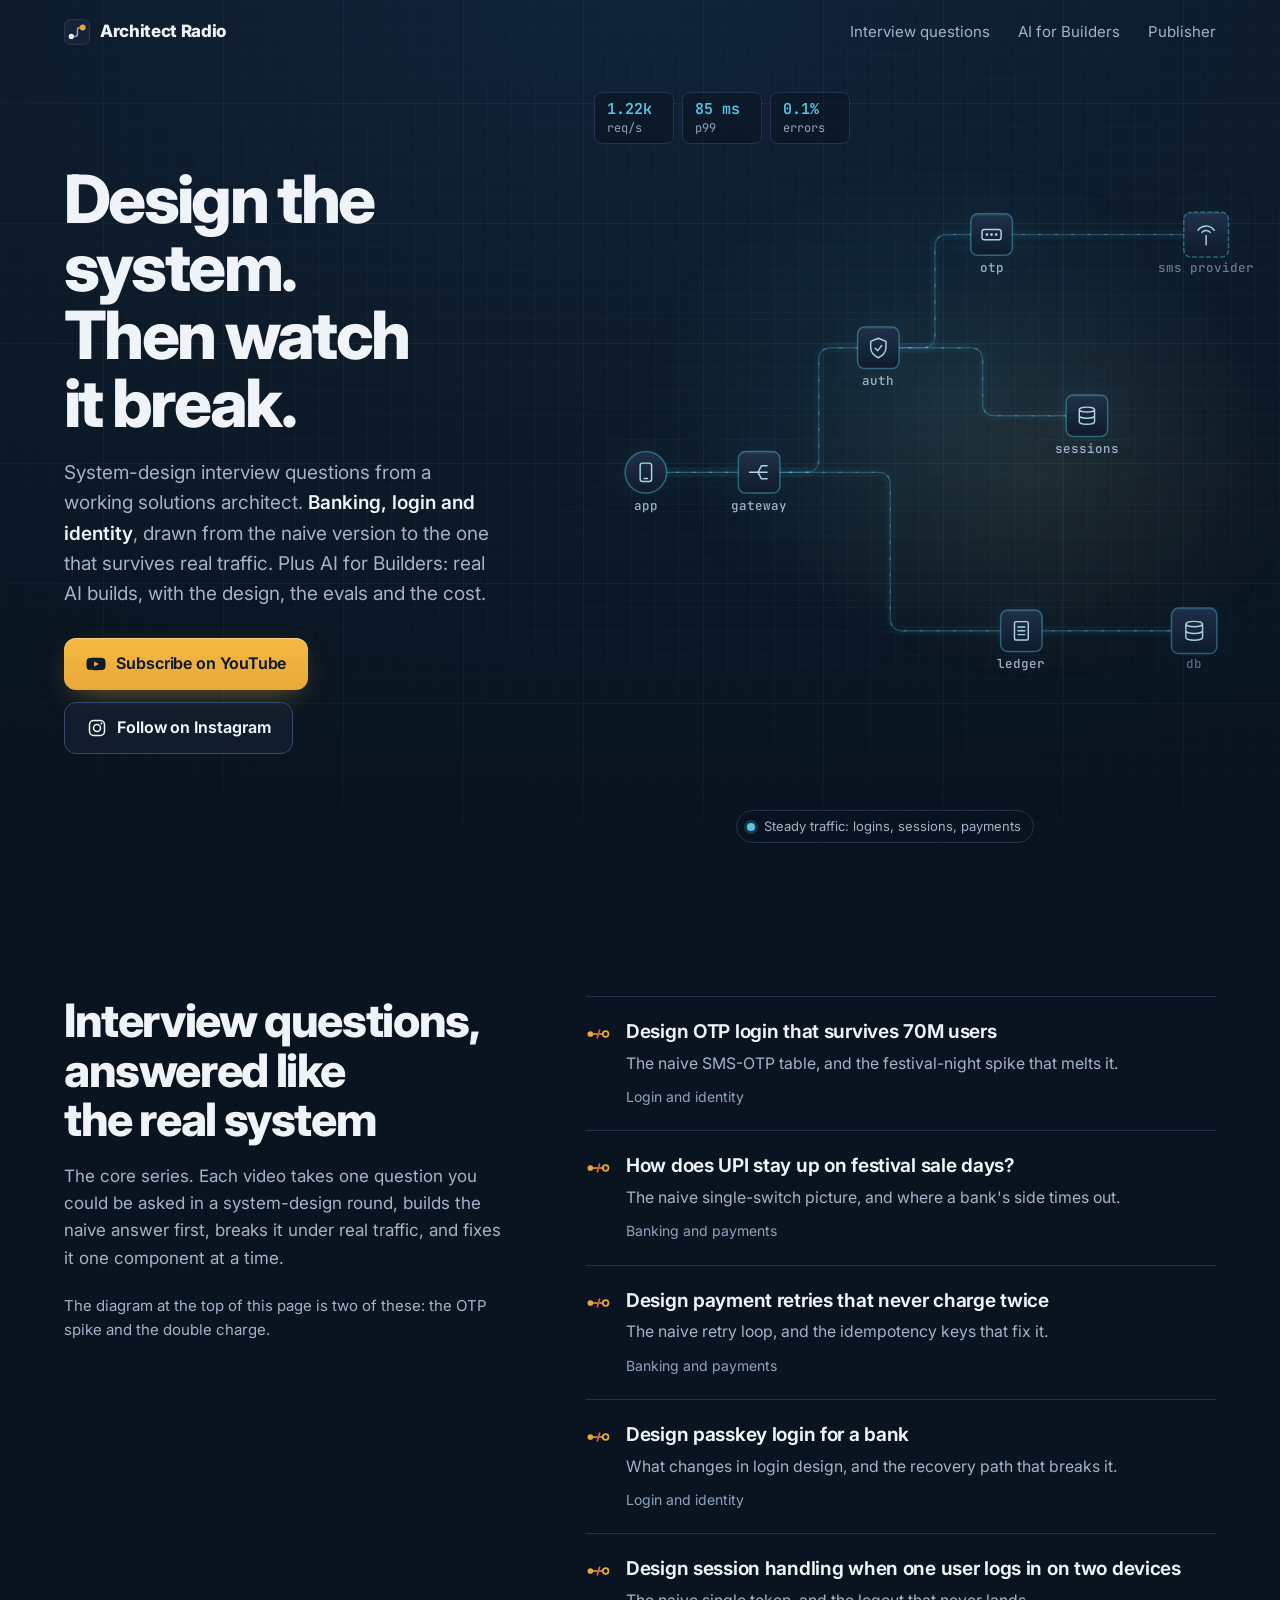
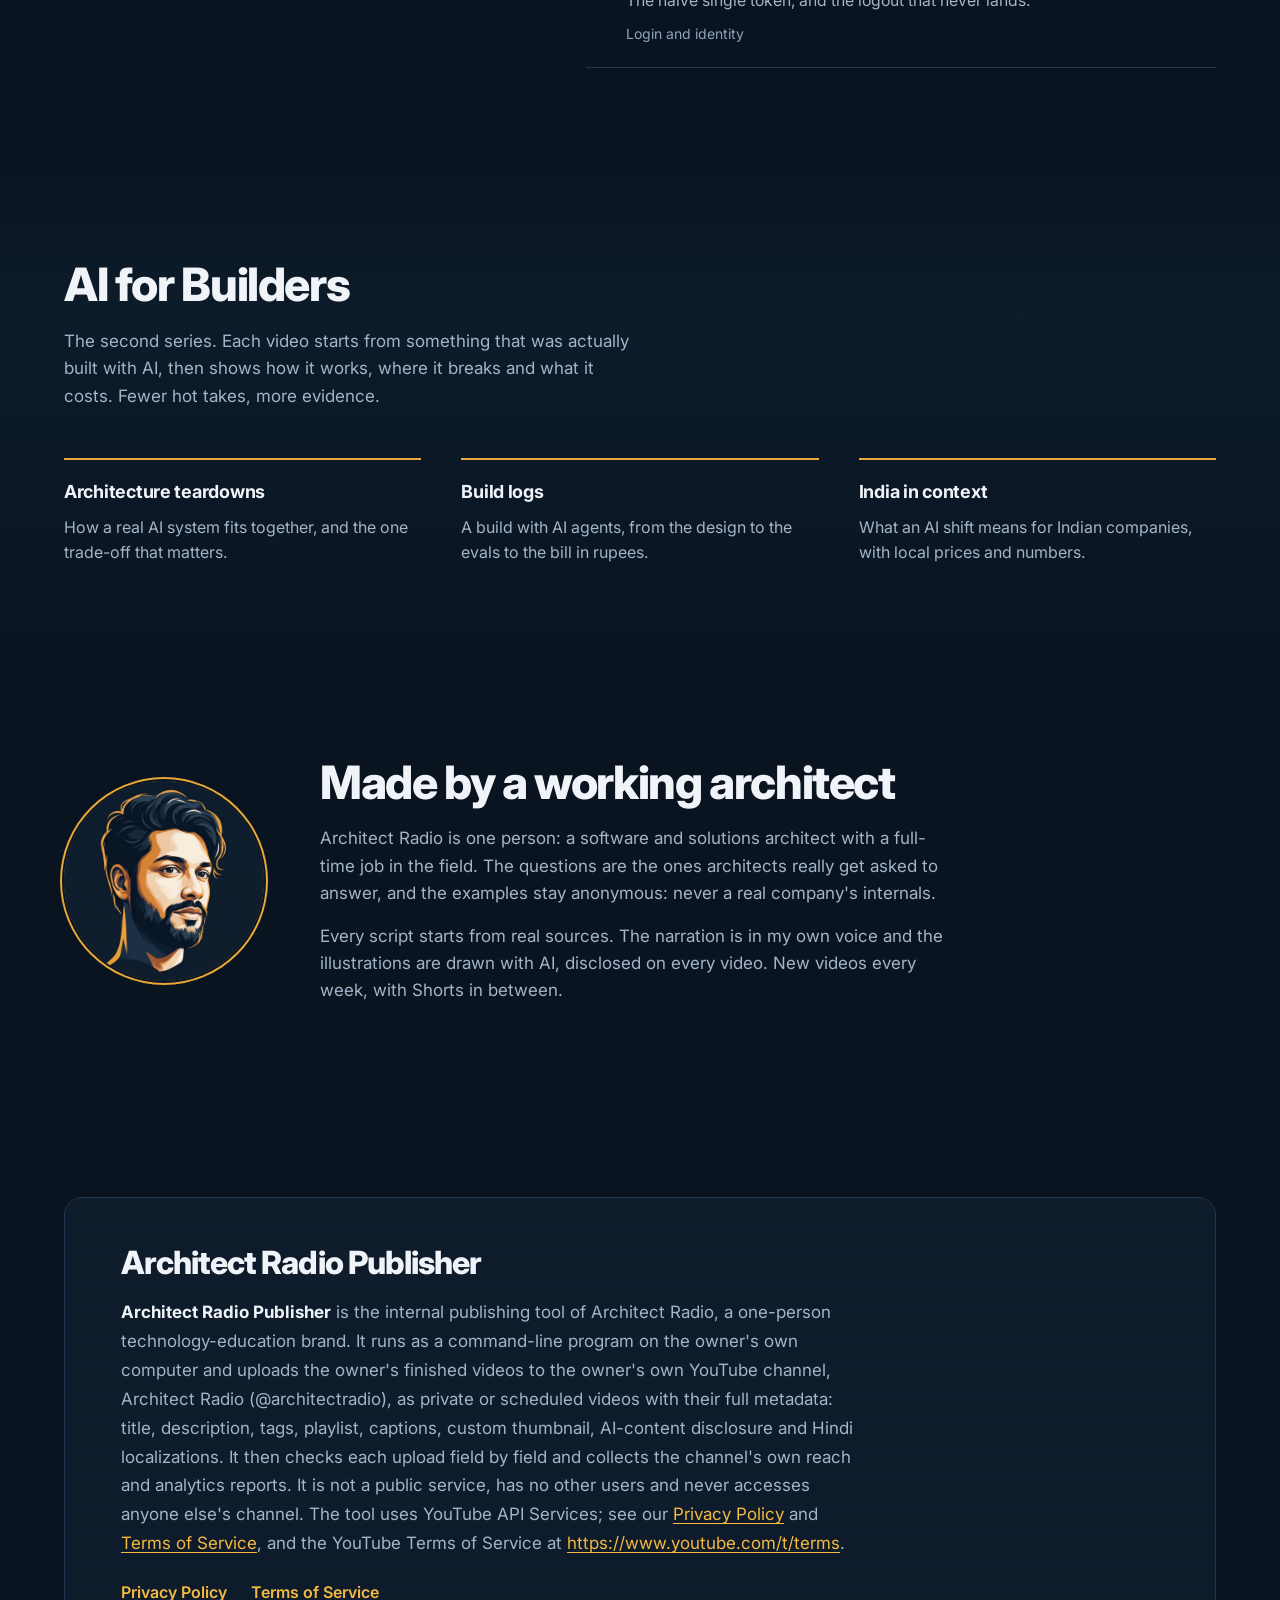
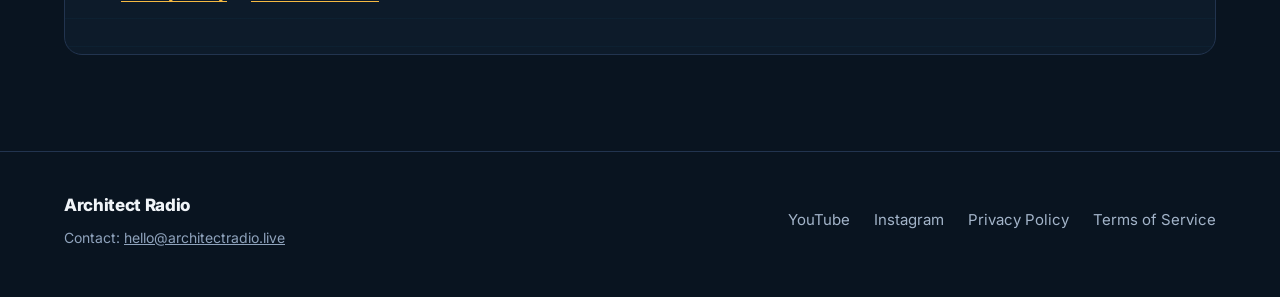
<file: index.html>
<!doctype html>
<html lang="en">
<head>
<meta charset="utf-8">
<meta name="viewport" content="width=device-width, initial-scale=1, viewport-fit=cover">
<title>Architect Radio: system design you can watch break</title>
<meta name="description" content="System-design interview questions from a working solutions architect: banking, login and identity systems, drawn from the naive version to the one that survives real traffic. Plus AI for Builders.">
<link rel="canonical" href="https://architectradio.live/">
<meta name="theme-color" content="#0d1b2a">
<meta property="og:type" content="website">
<meta property="og:site_name" content="Architect Radio">
<meta property="og:url" content="https://architectradio.live/">
<meta property="og:title" content="Architect Radio: system design you can watch break">
<meta property="og:description" content="System-design interview questions from a working solutions architect: banking, login and identity, from the naive version to the one that survives real traffic.">
<meta property="og:image" content="https://architectradio.live/og.png">
<meta property="og:image:width" content="1200">
<meta property="og:image:height" content="630">
<meta property="og:image:alt" content="Architect Radio: a service graph for an OTP login and payment flow on a navy blueprint grid">
<meta name="twitter:card" content="summary_large_image">
<meta name="twitter:title" content="Architect Radio: system design you can watch break">
<meta name="twitter:description" content="System-design interview questions from a working solutions architect: banking, login and identity.">
<meta name="twitter:image" content="https://architectradio.live/og.png">
<link rel="icon" href="/favicon.svg" type="image/svg+xml">
<link rel="icon" href="/favicon-32.png" sizes="32x32" type="image/png">
<link rel="apple-touch-icon" href="/apple-touch-icon.png">
<link rel="preconnect" href="https://fonts.googleapis.com">
<link rel="preconnect" href="https://fonts.gstatic.com" crossorigin>
<link rel="stylesheet" href="https://fonts.googleapis.com/css2?family=Inter:wght@400;500;600;650;700;800&family=JetBrains+Mono:wght@500&display=swap">
<link rel="stylesheet" href="/assets/site.css">
<script>document.documentElement.classList.add('js')</script>
<script src="/assets/hero.js" defer></script>
</head>
<body>
<a class="skip" href="#main">Skip to content</a>

<svg width="0" height="0" style="position:absolute" aria-hidden="true" focusable="false">
  <symbol id="g-break" viewBox="0 0 22 22">
    <circle cx="4" cy="11" r="2.6" fill="currentColor"/>
    <circle cx="18" cy="11" r="2.6" fill="none" stroke="currentColor" stroke-width="1.6"/>
    <path d="M7 11h3.2M12.6 11h2.6" stroke="currentColor" stroke-width="1.6" stroke-linecap="round"/>
    <path d="M10.4 14.5l2-7" stroke="#e5564c" stroke-width="1.6" stroke-linecap="round"/>
  </symbol>
</svg>

<header class="site-header">
  <a class="wordmark" href="/" aria-label="Architect Radio home">
    <svg viewBox="0 0 32 32" aria-hidden="true"><rect x=".75" y=".75" width="30.5" height="30.5" rx="7.25" fill="#162235" stroke="#22344f" stroke-width="1.5"/><path d="M9 21.5h4.5a3 3 0 0 0 3-3v-5a3 3 0 0 1 3-3H23" fill="none" stroke="#8fa3bc" stroke-width="1.8" stroke-linecap="round"/><circle cx="9" cy="21.5" r="3.2" fill="#f0f4f8"/><circle cx="23" cy="10.5" r="3.6" fill="#e8a838"/></svg>
    Architect Radio
  </a>
  <nav class="site-nav" aria-label="Sections">
    <a href="#questions">Interview questions</a>
    <a href="#ai-for-builders">AI for Builders</a>
    <a href="#publisher">Publisher</a>
  </nav>
</header>

<main id="main">
  <section class="hero" aria-labelledby="hero-title">
    <span class="hero-glow" aria-hidden="true"></span>
    <div class="hero-stage" data-hero-stage>
      <canvas data-hero-canvas aria-hidden="true"></canvas>
      <ul class="hero-metrics" aria-hidden="true">
        <li data-metric="rps"><b>1.24k</b>req/s</li>
        <li data-metric="p99"><b>84 ms</b>p99</li>
        <li data-metric="err"><b>0.1%</b>errors</li>
      </ul>
      <p class="hero-status" data-hero-status data-kind="ok" aria-hidden="true">Steady traffic: logins, sessions, payments</p>
      <p class="sr-only">Animated diagram: an OTP login and payment system. Requests flow from the app through a gateway to auth, OTP, sessions and the ledger. A traffic spike breaks the SMS provider until a queue is added, and a retry storm double-charges a payment until an idempotency key is added.</p>
    </div>
    <div class="hero-copy">
      <h1 id="hero-title"><span class="line">Design the system.</span> <span class="line">Then watch it break.</span></h1>
      <p class="hero-lede">System-design interview questions from a working solutions architect. <strong>Banking, login and identity</strong>, drawn from the naive version to the one that survives real traffic. Plus AI for Builders: real AI builds, with the design, the evals and the cost.</p>
      <div class="cta-row">
        <a class="btn btn-primary" href="https://www.youtube.com/@architectradio" rel="noopener">
          <svg viewBox="0 0 24 24" aria-hidden="true"><path fill="currentColor" d="M23 7.2a3 3 0 0 0-2.1-2.1C19 4.6 12 4.6 12 4.6s-7 0-8.9.5A3 3 0 0 0 1 7.2 31 31 0 0 0 .5 12a31 31 0 0 0 .5 4.8 3 3 0 0 0 2.1 2.1c1.9.5 8.9.5 8.9.5s7 0 8.9-.5a3 3 0 0 0 2.1-2.1 31 31 0 0 0 .5-4.8 31 31 0 0 0-.5-4.8zM9.7 15.1V8.9l5.8 3.1-5.8 3.1z"/></svg>
          Subscribe on YouTube
        </a>
        <a class="btn btn-secondary" href="https://www.instagram.com/architectradio" rel="noopener">
          <svg viewBox="0 0 24 24" aria-hidden="true"><rect x="3" y="3" width="18" height="18" rx="5" fill="none" stroke="currentColor" stroke-width="1.8"/><circle cx="12" cy="12" r="4.2" fill="none" stroke="currentColor" stroke-width="1.8"/><circle cx="17.3" cy="6.7" r="1.2" fill="currentColor"/></svg>
          Follow on Instagram
        </a>
      </div>
    </div>
  </section>

  <section class="section" id="questions" aria-labelledby="questions-title">
    <div class="wrap split">
      <div>
        <h2 id="questions-title">Interview questions, answered like the real system</h2>
        <p class="section-intro">The core series. Each video takes one question you could be asked in a system-design round, builds the naive answer first, breaks it under real traffic, and fixes it one component at a time.</p>
        <p class="note">The diagram at the top of this page is two of these: the OTP spike and the double charge.</p>
      </div>
      <ul class="questions">
        <li>
          <svg class="glyph" aria-hidden="true"><use href="#g-break"/></svg>
          <div><h3>Design OTP login that survives 70M users</h3><p>The naive SMS-OTP table, and the festival-night spike that melts it.</p><p class="domain">Login and identity</p></div>
        </li>
        <li>
          <svg class="glyph" aria-hidden="true"><use href="#g-break"/></svg>
          <div><h3>How does UPI stay up on festival sale days?</h3><p>The naive single-switch picture, and where a bank's side times out.</p><p class="domain">Banking and payments</p></div>
        </li>
        <li>
          <svg class="glyph" aria-hidden="true"><use href="#g-break"/></svg>
          <div><h3>Design payment retries that never charge twice</h3><p>The naive retry loop, and the idempotency keys that fix it.</p><p class="domain">Banking and payments</p></div>
        </li>
        <li>
          <svg class="glyph" aria-hidden="true"><use href="#g-break"/></svg>
          <div><h3>Design passkey login for a bank</h3><p>What changes in login design, and the recovery path that breaks it.</p><p class="domain">Login and identity</p></div>
        </li>
        <li>
          <svg class="glyph" aria-hidden="true"><use href="#g-break"/></svg>
          <div><h3>Design session handling when one user logs in on two devices</h3><p>The naive single token, and the logout that never lands.</p><p class="domain">Login and identity</p></div>
        </li>
      </ul>
    </div>
  </section>

  <section class="section pillar" id="ai-for-builders" aria-labelledby="ai-title">
    <div class="wrap">
      <h2 id="ai-title">AI for Builders</h2>
      <p class="section-intro">The second series. Each video starts from something that was actually built with AI, then shows how it works, where it breaks and what it costs. Fewer hot takes, more evidence.</p>
      <dl class="formats">
        <div><dt>Architecture teardowns</dt><dd>How a real AI system fits together, and the one trade-off that matters.</dd></div>
        <div><dt>Build logs</dt><dd>A build with AI agents, from the design to the evals to the bill in rupees.</dd></div>
        <div><dt>India in context</dt><dd>What an AI shift means for Indian companies, with local prices and numbers.</dd></div>
      </dl>
    </div>
  </section>

  <section class="section" aria-labelledby="maker-title">
    <div class="wrap maker">
      <img src="/assets/avatar.webp" width="200" height="200" alt="Illustrated portrait of the Architect Radio host: a bearded man drawn in navy and amber" loading="lazy" decoding="async">
      <div>
        <h2 id="maker-title">Made by a working architect</h2>
        <p>Architect Radio is one person: a software and solutions architect with a full-time job in the field. The questions are the ones architects really get asked to answer, and the examples stay anonymous: never a real company's internals.</p>
        <p>Every script starts from real sources. The narration is in my own voice and the illustrations are drawn with AI, disclosed on every video. New videos every week, with Shorts in between.</p>
      </div>
    </div>
  </section>

  <section class="section" id="publisher" aria-labelledby="publisher-title">
    <div class="wrap">
      <div class="publisher">
        <h2 id="publisher-title">Architect Radio Publisher</h2>
        <p><strong>Architect Radio Publisher</strong> is the internal publishing tool of Architect Radio, a one-person technology-education brand. It runs as a command-line program on the owner's own computer and uploads the owner's finished videos to the owner's own YouTube channel, Architect Radio (@architectradio), as private or scheduled videos with their full metadata: title, description, tags, playlist, captions, custom thumbnail, AI-content disclosure and Hindi localizations. It then checks each upload field by field and collects the channel's own reach and analytics reports. It is not a public service, has no other users and never accesses anyone else's channel. The tool uses YouTube API Services; see our <a href="/privacy/">Privacy Policy</a> and <a href="/terms/">Terms of Service</a>, and the YouTube Terms of Service at <a href="https://www.youtube.com/t/terms" rel="noopener">https://www.youtube.com/t/terms</a>.</p>
        <div class="links">
          <a href="/privacy/">Privacy Policy</a>
          <a href="/terms/">Terms of Service</a>
        </div>
      </div>
    </div>
  </section>
</main>

<footer class="site-footer">
  <div class="wrap">
    <div>
      <a class="wordmark" href="/">Architect Radio</a>
      <small>Contact: <a href="mailto:hello@architectradio.live">hello@architectradio.live</a></small>
    </div>
    <nav aria-label="Footer">
      <ul class="footer-links">
        <li><a href="https://www.youtube.com/@architectradio" rel="noopener">YouTube</a></li>
        <li><a href="https://www.instagram.com/architectradio" rel="noopener">Instagram</a></li>
        <li><a href="/privacy/">Privacy Policy</a></li>
        <li><a href="/terms/">Terms of Service</a></li>
      </ul>
    </nav>
  </div>
</footer>
</body>
</html>
</file>
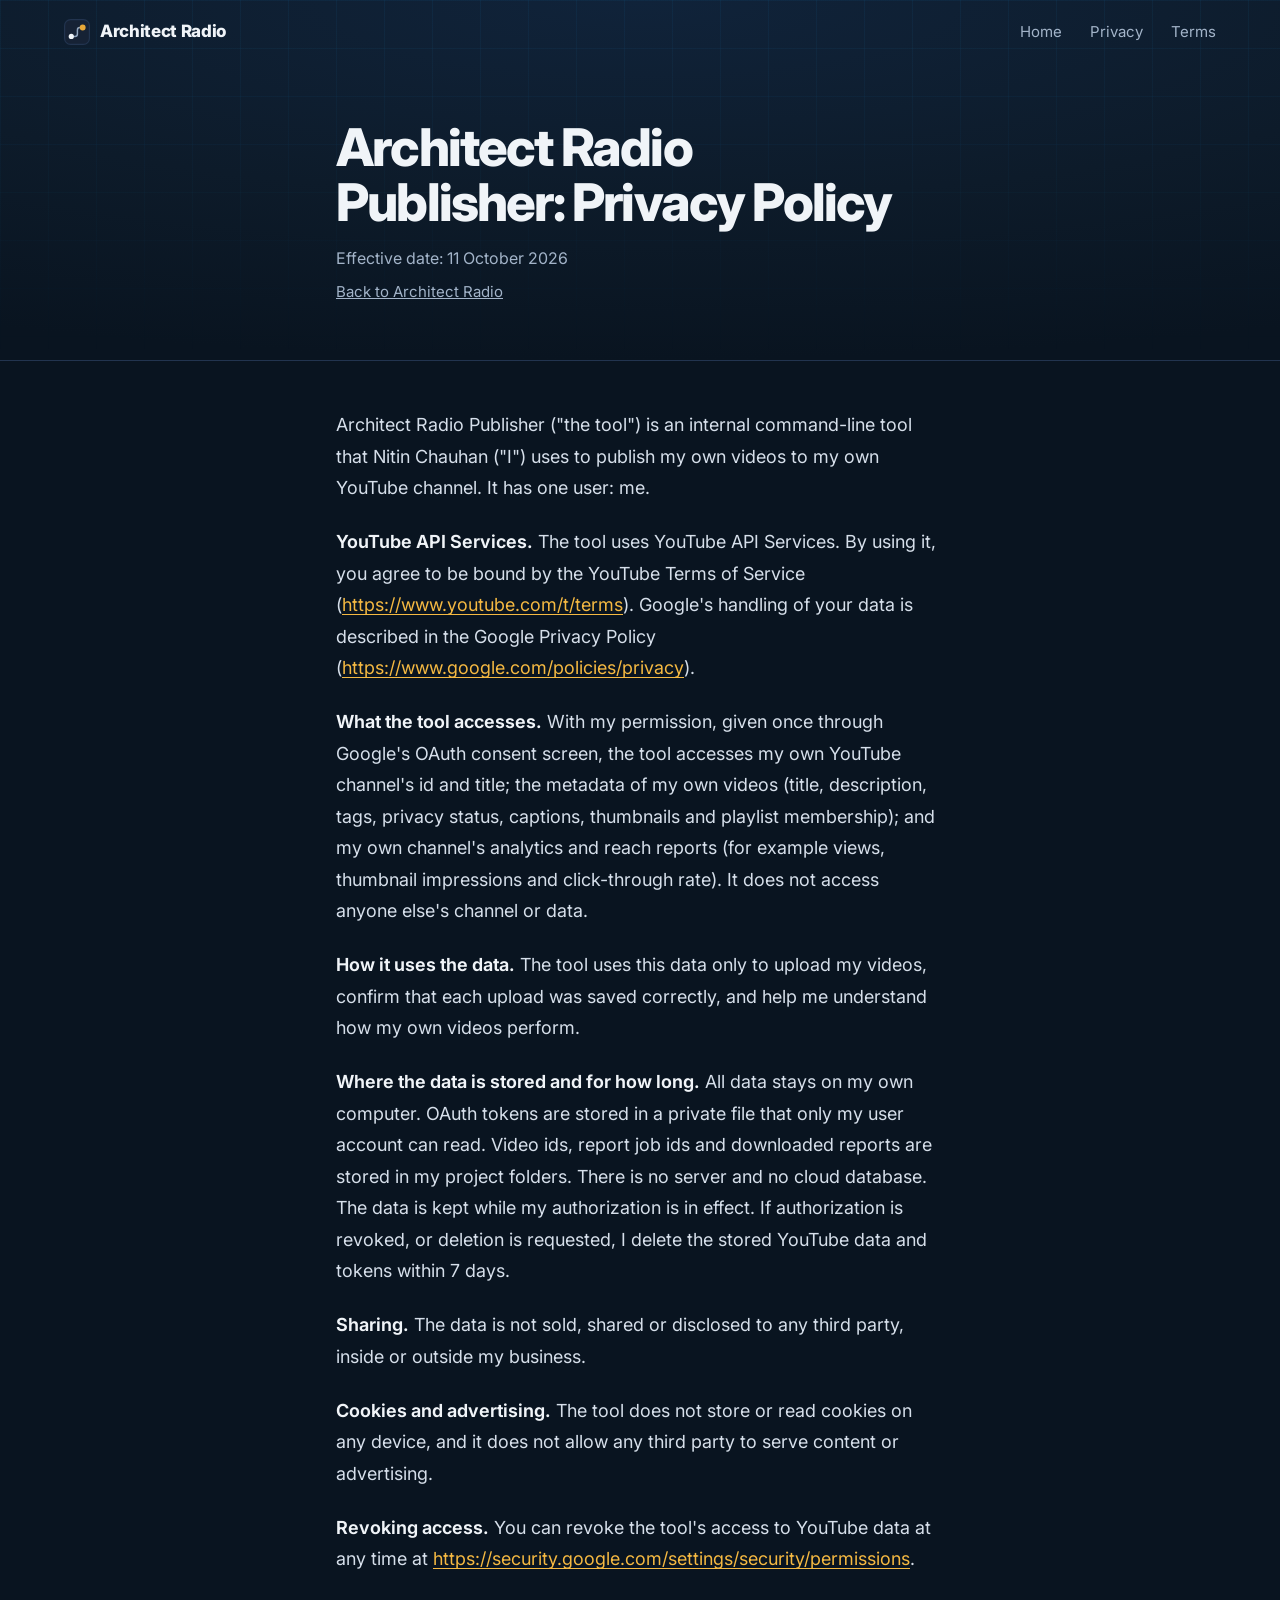
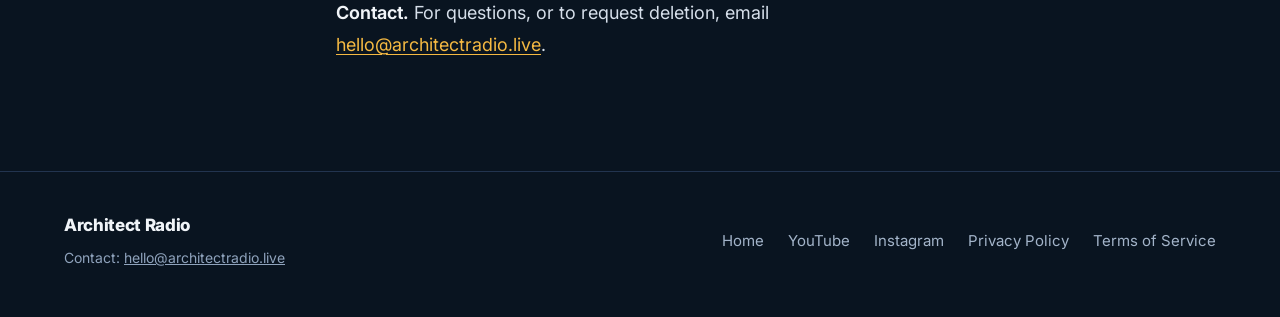
<file: privacy/index.html>
<!doctype html>
<html lang="en">
<head>
<meta charset="utf-8">
<meta name="viewport" content="width=device-width, initial-scale=1, viewport-fit=cover">
<title>Privacy Policy: Architect Radio Publisher</title>
<meta name="description" content="Privacy policy for Architect Radio Publisher, the internal tool that publishes Architect Radio videos to its own YouTube channel.">
<link rel="canonical" href="https://architectradio.live/privacy/">
<meta name="theme-color" content="#0d1b2a">
<meta property="og:type" content="website">
<meta property="og:site_name" content="Architect Radio">
<meta property="og:url" content="https://architectradio.live/privacy/">
<meta property="og:title" content="Privacy Policy: Architect Radio Publisher">
<meta property="og:description" content="Privacy policy for Architect Radio Publisher, the internal tool that publishes Architect Radio videos to its own YouTube channel.">
<meta property="og:image" content="https://architectradio.live/og.png">
<meta name="twitter:card" content="summary_large_image">
<link rel="icon" href="/favicon.svg" type="image/svg+xml">
<link rel="icon" href="/favicon-32.png" sizes="32x32" type="image/png">
<link rel="apple-touch-icon" href="/apple-touch-icon.png">
<link rel="preconnect" href="https://fonts.googleapis.com">
<link rel="preconnect" href="https://fonts.gstatic.com" crossorigin>
<link rel="stylesheet" href="https://fonts.googleapis.com/css2?family=Inter:wght@400;500;600;650;700;800&display=swap">
<link rel="stylesheet" href="/assets/site.css">
</head>
<body>
<a class="skip" href="#main">Skip to content</a>
<header class="site-header">
  <a class="wordmark" href="/" aria-label="Architect Radio home">
    <svg viewBox="0 0 32 32" aria-hidden="true"><rect x=".75" y=".75" width="30.5" height="30.5" rx="7.25" fill="#162235" stroke="#22344f" stroke-width="1.5"/><path d="M9 21.5h4.5a3 3 0 0 0 3-3v-5a3 3 0 0 1 3-3H23" fill="none" stroke="#8fa3bc" stroke-width="1.8" stroke-linecap="round"/><circle cx="9" cy="21.5" r="3.2" fill="#f0f4f8"/><circle cx="23" cy="10.5" r="3.6" fill="#e8a838"/></svg>
    Architect Radio
  </a>
  <nav class="site-nav" aria-label="Site">
    <a href="/">Home</a>
    <a href="/privacy/">Privacy</a>
    <a href="/terms/">Terms</a>
  </nav>
</header>
<main id="main">
  <div class="page-head">
    <div class="wrap">
      <h1>Architect Radio Publisher: Privacy Policy</h1>
      <p>Effective date: 11 October 2026</p>
      <a class="back" href="/">Back to Architect Radio</a>
    </div>
  </div>
  <article class="prose-wrap prose">
    <p>Architect Radio Publisher ("the tool") is an internal command-line tool that Nitin Chauhan ("I") uses to publish my own videos to my own YouTube channel. It has one user: me.</p>
    <p><strong>YouTube API Services.</strong> The tool uses YouTube API Services. By using it, you agree to be bound by the YouTube Terms of Service (<a href="https://www.youtube.com/t/terms" rel="noopener">https://www.youtube.com/t/terms</a>). Google's handling of your data is described in the Google Privacy Policy (<a href="https://www.google.com/policies/privacy" rel="noopener">https://www.google.com/policies/privacy</a>).</p>
    <p><strong>What the tool accesses.</strong> With my permission, given once through Google's OAuth consent screen, the tool accesses my own YouTube channel's id and title; the metadata of my own videos (title, description, tags, privacy status, captions, thumbnails and playlist membership); and my own channel's analytics and reach reports (for example views, thumbnail impressions and click-through rate). It does not access anyone else's channel or data.</p>
    <p><strong>How it uses the data.</strong> The tool uses this data only to upload my videos, confirm that each upload was saved correctly, and help me understand how my own videos perform.</p>
    <p><strong>Where the data is stored and for how long.</strong> All data stays on my own computer. OAuth tokens are stored in a private file that only my user account can read. Video ids, report job ids and downloaded reports are stored in my project folders. There is no server and no cloud database. The data is kept while my authorization is in effect. If authorization is revoked, or deletion is requested, I delete the stored YouTube data and tokens within 7 days.</p>
    <p><strong>Sharing.</strong> The data is not sold, shared or disclosed to any third party, inside or outside my business.</p>
    <p><strong>Cookies and advertising.</strong> The tool does not store or read cookies on any device, and it does not allow any third party to serve content or advertising.</p>
    <p><strong>Revoking access.</strong> You can revoke the tool's access to YouTube data at any time at <a href="https://security.google.com/settings/security/permissions" rel="noopener">https://security.google.com/settings/security/permissions</a>.</p>
    <p><strong>Contact.</strong> For questions, or to request deletion, email <a href="mailto:hello@architectradio.live">hello@architectradio.live</a>.</p>
  </article>
</main>
<footer class="site-footer">
  <div class="wrap">
    <div>
      <a class="wordmark" href="/">Architect Radio</a>
      <small>Contact: <a href="mailto:hello@architectradio.live">hello@architectradio.live</a></small>
    </div>
    <nav aria-label="Footer">
      <ul class="footer-links">
        <li><a href="/">Home</a></li>
        <li><a href="https://www.youtube.com/@architectradio" rel="noopener">YouTube</a></li>
        <li><a href="https://www.instagram.com/architectradio" rel="noopener">Instagram</a></li>
        <li><a href="/privacy/">Privacy Policy</a></li>
        <li><a href="/terms/">Terms of Service</a></li>
      </ul>
    </nav>
  </div>
</footer>
</body>
</html>
</file>
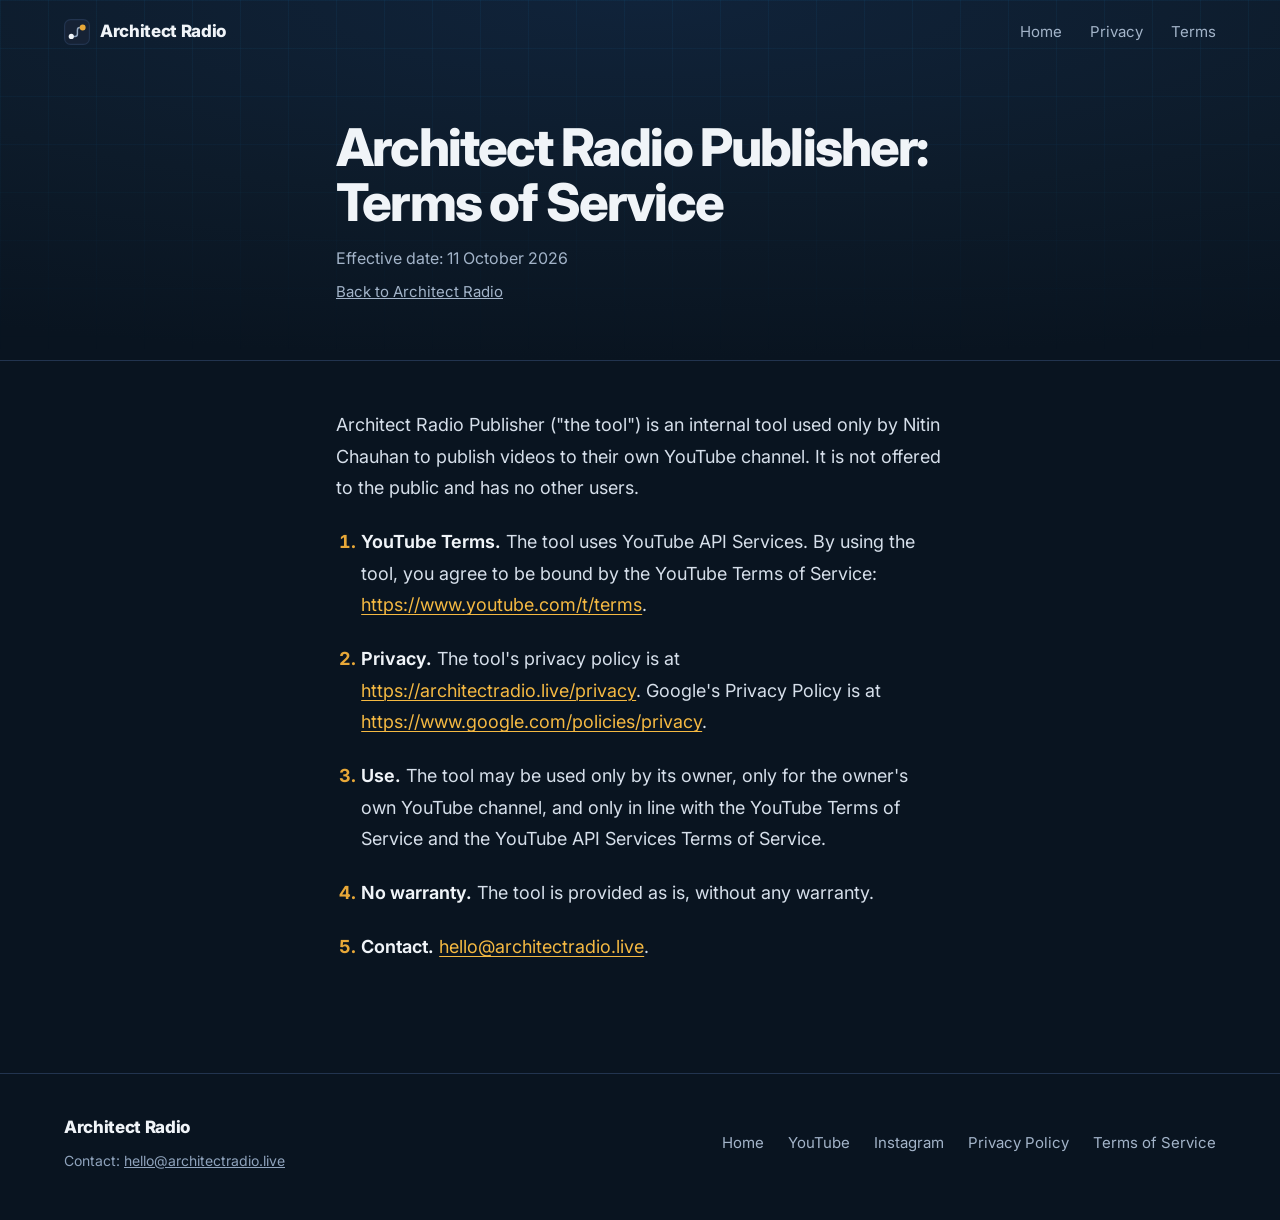
<file: terms/index.html>
<!doctype html>
<html lang="en">
<head>
<meta charset="utf-8">
<meta name="viewport" content="width=device-width, initial-scale=1, viewport-fit=cover">
<title>Terms of Service: Architect Radio Publisher</title>
<meta name="description" content="Terms of service for Architect Radio Publisher, the internal tool that publishes Architect Radio videos to its own YouTube channel.">
<link rel="canonical" href="https://architectradio.live/terms/">
<meta name="theme-color" content="#0d1b2a">
<meta property="og:type" content="website">
<meta property="og:site_name" content="Architect Radio">
<meta property="og:url" content="https://architectradio.live/terms/">
<meta property="og:title" content="Terms of Service: Architect Radio Publisher">
<meta property="og:description" content="Terms of service for Architect Radio Publisher, the internal tool that publishes Architect Radio videos to its own YouTube channel.">
<meta property="og:image" content="https://architectradio.live/og.png">
<meta name="twitter:card" content="summary_large_image">
<link rel="icon" href="/favicon.svg" type="image/svg+xml">
<link rel="icon" href="/favicon-32.png" sizes="32x32" type="image/png">
<link rel="apple-touch-icon" href="/apple-touch-icon.png">
<link rel="preconnect" href="https://fonts.googleapis.com">
<link rel="preconnect" href="https://fonts.gstatic.com" crossorigin>
<link rel="stylesheet" href="https://fonts.googleapis.com/css2?family=Inter:wght@400;500;600;650;700;800&display=swap">
<link rel="stylesheet" href="/assets/site.css">
</head>
<body>
<a class="skip" href="#main">Skip to content</a>
<header class="site-header">
  <a class="wordmark" href="/" aria-label="Architect Radio home">
    <svg viewBox="0 0 32 32" aria-hidden="true"><rect x=".75" y=".75" width="30.5" height="30.5" rx="7.25" fill="#162235" stroke="#22344f" stroke-width="1.5"/><path d="M9 21.5h4.5a3 3 0 0 0 3-3v-5a3 3 0 0 1 3-3H23" fill="none" stroke="#8fa3bc" stroke-width="1.8" stroke-linecap="round"/><circle cx="9" cy="21.5" r="3.2" fill="#f0f4f8"/><circle cx="23" cy="10.5" r="3.6" fill="#e8a838"/></svg>
    Architect Radio
  </a>
  <nav class="site-nav" aria-label="Site">
    <a href="/">Home</a>
    <a href="/privacy/">Privacy</a>
    <a href="/terms/">Terms</a>
  </nav>
</header>
<main id="main">
  <div class="page-head">
    <div class="wrap">
      <h1>Architect Radio Publisher: Terms of Service</h1>
      <p>Effective date: 11 October 2026</p>
      <a class="back" href="/">Back to Architect Radio</a>
    </div>
  </div>
  <article class="prose-wrap prose">
    <p>Architect Radio Publisher ("the tool") is an internal tool used only by Nitin Chauhan to publish videos to their own YouTube channel. It is not offered to the public and has no other users.</p>
    <ol>
      <li><strong>YouTube Terms.</strong> The tool uses YouTube API Services. By using the tool, you agree to be bound by the YouTube Terms of Service: <a href="https://www.youtube.com/t/terms" rel="noopener">https://www.youtube.com/t/terms</a>.</li>
      <li><strong>Privacy.</strong> The tool's privacy policy is at <a href="/privacy/">https://architectradio.live/privacy</a>. Google's Privacy Policy is at <a href="https://www.google.com/policies/privacy" rel="noopener">https://www.google.com/policies/privacy</a>.</li>
      <li><strong>Use.</strong> The tool may be used only by its owner, only for the owner's own YouTube channel, and only in line with the YouTube Terms of Service and the YouTube API Services Terms of Service.</li>
      <li><strong>No warranty.</strong> The tool is provided as is, without any warranty.</li>
      <li><strong>Contact.</strong> <a href="mailto:hello@architectradio.live">hello@architectradio.live</a>.</li>
    </ol>
  </article>
</main>
<footer class="site-footer">
  <div class="wrap">
    <div>
      <a class="wordmark" href="/">Architect Radio</a>
      <small>Contact: <a href="mailto:hello@architectradio.live">hello@architectradio.live</a></small>
    </div>
    <nav aria-label="Footer">
      <ul class="footer-links">
        <li><a href="/">Home</a></li>
        <li><a href="https://www.youtube.com/@architectradio" rel="noopener">YouTube</a></li>
        <li><a href="https://www.instagram.com/architectradio" rel="noopener">Instagram</a></li>
        <li><a href="/privacy/">Privacy Policy</a></li>
        <li><a href="/terms/">Terms of Service</a></li>
      </ul>
    </nav>
  </div>
</footer>
</body>
</html>
</file>
<file: assets/site.css>
/* Architect Radio: interim site. Brand tokens follow the live channel
   (editorial-dark-2: navy, amber engine, blue for live traffic). */
:root {
  --navy: #0d1b2a;
  --navy-deep: #091420;
  --surface: #162235;
  --surface-2: #1c2c42;
  --line: #22344f;
  --amber: #e8a838;
  --amber-bright: #f5b942;
  --blue: #1b98e0;
  --cyan: #56c7e8;
  --red: #e5564c;
  --text: #f0f4f8;
  --muted: #a3b4c9;
  --muted-2: #8fa3bc;
  --sans: "Inter", ui-sans-serif, system-ui, -apple-system, "Segoe UI", Roboto, sans-serif;
  --mono: "JetBrains Mono", ui-monospace, "SF Mono", Menlo, monospace;
  --gutter: 16px;
  --max: 1440px;
  --edge: max(var(--gutter), calc((100vw - 1312px) / 2));
  color-scheme: dark;
}
@media (min-width: 700px) { :root { --gutter: 32px; } }
@media (min-width: 1100px) { :root { --gutter: 64px; } }

*, *::before, *::after { box-sizing: border-box; }
html { -webkit-text-size-adjust: 100%; text-size-adjust: 100%; }
body {
  margin: 0;
  background: var(--navy-deep);
  color: var(--text);
  font-family: var(--sans);
  font-size: 1rem;
  line-height: 1.6;
  -webkit-font-smoothing: antialiased;
  -moz-osx-font-smoothing: grayscale;
  overflow-x: hidden;
}
img { max-width: 100%; display: block; }
a { color: inherit; }
::selection { background: var(--amber); color: var(--navy); }
:focus-visible {
  outline: 2px solid var(--amber-bright);
  outline-offset: 3px;
  border-radius: 4px;
}
.sr-only {
  position: absolute; width: 1px; height: 1px; padding: 0; margin: -1px;
  overflow: hidden; clip: rect(0 0 0 0); white-space: nowrap; border: 0;
}
.skip {
  position: absolute; left: var(--gutter); top: -60px; z-index: 50;
  background: var(--amber); color: var(--navy); padding: 10px 14px;
  border-radius: 8px; font-weight: 600; text-decoration: none;
}
.skip:focus { top: 12px; }

/* ---------- Header ---------- */
.site-header {
  position: absolute; inset: 0 0 auto 0; z-index: 10;
  display: flex; align-items: center; justify-content: space-between;
  gap: 16px; padding: 18px var(--edge);
}
.wordmark {
  display: inline-flex; align-items: center; gap: 10px;
  font-weight: 800; font-size: 1.0625rem; letter-spacing: -0.02em;
  text-decoration: none; color: var(--text);
}
.wordmark svg { width: 26px; height: 26px; flex: none; }
.site-nav { display: none; gap: 28px; }
.site-nav a {
  color: var(--muted); text-decoration: none; font-size: 0.9375rem;
  transition: color .2s;
}
.site-nav a:hover { color: var(--text); }
@media (min-width: 960px) { .site-nav { display: flex; } }

/* ---------- Hero ---------- */
.hero {
  position: relative; isolation: isolate; overflow: hidden;
  background: radial-gradient(120% 90% at 50% 0%, #10233a 0%, var(--navy) 45%, var(--navy-deep) 100%);
  padding: 64px 0 56px;
}
.hero::before {
  /* blueprint grid: fine 24px + major 120px */
  content: ""; position: absolute; inset: -16px; z-index: -1; pointer-events: none;
  transform: translate3d(calc(var(--mx, 0) * -7px), calc(var(--my, 0) * -7px), 0);
  background-image:
    linear-gradient(rgba(27, 152, 224, 0.07) 1px, transparent 1px),
    linear-gradient(90deg, rgba(27, 152, 224, 0.07) 1px, transparent 1px),
    linear-gradient(rgba(143, 163, 188, 0.035) 1px, transparent 1px),
    linear-gradient(90deg, rgba(143, 163, 188, 0.035) 1px, transparent 1px);
  background-size: 120px 120px, 120px 120px, 24px 24px, 24px 24px;
  background-position: -1px -1px;
  -webkit-mask-image: radial-gradient(110% 85% at 60% 40%, #000 35%, transparent 85%);
  mask-image: radial-gradient(110% 85% at 60% 40%, #000 35%, transparent 85%);
}
.hero::after {
  content: ""; position: absolute; inset: auto 0 0 0; height: 120px; z-index: -1;
  background: linear-gradient(transparent, var(--navy-deep));
  pointer-events: none;
}
.hero-glow {
  position: absolute; z-index: -1; pointer-events: none;
  width: 900px; height: 700px; left: 50%; top: 18%; margin-left: -450px;
  background:
    radial-gradient(closest-side, rgba(86, 199, 232, 0.10), transparent 70%),
    radial-gradient(closest-side at 60% 60%, rgba(232, 168, 56, 0.07), transparent 75%);
  transform: translate3d(calc(var(--mx, 0) * 16px), calc(var(--my, 0) * 12px), 0);
}
@media (min-width: 960px) { .hero-glow { left: auto; right: -120px; top: 6%; margin: 0; } }
.hero-stage {
  position: relative;
  height: clamp(280px, 40vh, 420px);
  margin: 0;
  --bl: var(--gutter); --br: var(--gutter);   /* canvas bleeds to the viewport; JS pads the graph by these */
  will-change: transform, opacity;
}
.hero-stage canvas { position: absolute; inset: 0; width: 100%; height: 100%; display: block; }
.hero-status {
  position: absolute; left: var(--bl); bottom: 0; max-width: calc(100% - var(--bl) - var(--br));
  display: inline-flex; align-items: center; gap: 9px;
  font-size: 0.8125rem; line-height: 1.3; color: var(--muted);
  padding: 7px 12px 7px 10px; border-radius: 999px;
  background: rgba(9, 20, 32, 0.72);
  border: 1px solid var(--line);
  -webkit-backdrop-filter: blur(6px); backdrop-filter: blur(6px);
  transition: color .3s;
}
.hero-status::before {
  content: ""; width: 8px; height: 8px; border-radius: 50%; flex: none;
  background: var(--cyan); box-shadow: 0 0 0 3px rgba(86, 199, 232, 0.2);
  transition: background .3s, box-shadow .3s;
}
.hero-status[data-kind="load"]::before { background: var(--text); box-shadow: 0 0 0 3px rgba(240, 244, 248, 0.15); }
.hero-status[data-kind="break"] { color: #f6c2bd; }
.hero-status[data-kind="break"]::before { background: var(--red); box-shadow: 0 0 0 3px rgba(229, 86, 76, 0.25); }
.hero-status[data-kind="fix"] { color: #f7d9a0; }
.hero-status[data-kind="fix"]::before { background: var(--amber); box-shadow: 0 0 0 3px rgba(232, 168, 56, 0.25); }

.hero-metrics {
  position: absolute; left: var(--bl); top: 0;
  display: flex; gap: 6px; margin: 0; padding: 0; list-style: none;
  font-family: var(--mono); font-size: 0.6875rem; line-height: 1; color: var(--muted-2);
}
.hero-metrics li {
  display: flex; flex-direction: column; gap: 5px;
  padding: 7px 9px; border-radius: 8px;
  background: rgba(9, 20, 32, 0.6); border: 1px solid var(--line);
  transition: border-color .3s, background-color .3s;
}
.hero-metrics b {
  font-weight: 600; font-size: 0.8125rem; color: var(--cyan);
  font-variant-numeric: tabular-nums; min-width: 6ch; transition: color .3s;
}
.hero-metrics [data-state="bad"] { border-color: rgba(229, 86, 76, 0.55); background: rgba(58, 18, 22, 0.55); }
.hero-metrics [data-state="bad"] b { color: #ff8a80; }
.hero-metrics [data-state="fix"] { border-color: rgba(232, 168, 56, 0.5); }
.hero-metrics [data-state="fix"] b { color: var(--amber-bright); }
@media (min-width: 960px) {
  .hero-metrics { font-size: 0.75rem; gap: 8px; }
  .hero-metrics li { padding: 9px 12px; }
  .hero-metrics b { font-size: 0.9375rem; }
}

.hero-copy { position: relative; padding: 28px var(--gutter) 0; max-width: 40rem; }
.hero h1 {
  margin: 0;
  font-size: clamp(2.375rem, 9.6vw, 5.25rem);
  line-height: 1.02;
  font-weight: 800;
  letter-spacing: -0.04em;
  text-wrap: balance;
}
.hero h1 .line { display: block; }
.hero-lede {
  margin: 20px 0 0; max-width: 34rem;
  font-size: 1.0625rem; line-height: 1.6; color: var(--muted);
}
.hero-lede strong { color: var(--text); font-weight: 600; }
.cta-row { display: flex; flex-direction: column; gap: 12px; margin-top: 28px; }
.btn {
  display: inline-flex; align-items: center; justify-content: center; gap: 10px;
  min-height: 52px; padding: 0 22px; border-radius: 12px;
  font-weight: 650; font-size: 1rem; text-decoration: none; letter-spacing: -0.005em;
  transition: transform .18s ease, background-color .2s, border-color .2s, color .2s;
}
.btn svg { width: 20px; height: 20px; flex: none; }
.btn-primary {
  background: linear-gradient(180deg, var(--amber-bright), var(--amber));
  color: var(--navy);
  box-shadow: 0 10px 30px -12px rgba(232, 168, 56, 0.6), inset 0 1px 0 rgba(255, 255, 255, 0.35);
}
.btn-primary:hover { transform: translateY(-1px); }
.btn-secondary {
  color: var(--text); border: 1px solid #344a68; background: rgba(22, 34, 53, 0.6);
}
.btn-secondary:hover { border-color: var(--muted-2); background: var(--surface); }
.btn:active { transform: translateY(0) scale(.985); }

@media (min-width: 560px) {
  .cta-row { flex-direction: row; flex-wrap: wrap; }
}
@media (min-width: 700px) {
  .hero-stage { height: clamp(320px, 46vh, 460px); }
}
@media (min-width: 960px) {
  .hero { min-height: min(100vh, 980px); min-height: min(100svh, 980px); padding: 0; display: flex; align-items: center; }
  .hero-stage {
    position: absolute; margin: 0;
    left: calc(max(40vw, calc(var(--edge) + 530px)) - 40px); right: 0; top: 92px; bottom: 44px;
    height: auto;
    --bl: 40px; --br: var(--edge);
  }
  .hero-status { left: calc(50% - var(--br) / 2); transform: translateX(-50%); white-space: nowrap; max-width: none; }
  .hero-copy { padding: 120px 0 100px var(--edge); width: calc(var(--edge) + min(39vw - 64px, 560px)); max-width: none; }
  .hero h1 { font-size: clamp(3rem, 5.2vw, 5.25rem); }
  .hero-lede { font-size: 1.1875rem; }
}

/* single orchestrated load: copy rises while the graph assembles */
@media (prefers-reduced-motion: no-preference) {
  .js .hero-copy > * { opacity: 0; transform: translateY(14px); animation: rise .8s cubic-bezier(.2, .7, .2, 1) forwards; }
  .js .hero-copy > :nth-child(2) { animation-delay: .12s; }
  .js .hero-copy > :nth-child(3) { animation-delay: .24s; }
  .js .hero-status, .js .hero-metrics { opacity: 0; animation: fade .6s ease forwards 1.4s; }
}
@keyframes rise { to { opacity: 1; transform: none; } }
@keyframes fade { to { opacity: 1; } }

/* ---------- Sections ---------- */
main section { scroll-margin-top: 24px; }
.wrap { max-width: var(--max); margin: 0 auto; padding: 0 var(--gutter); }
.section { padding: 64px 0; }
@media (min-width: 960px) { .section { padding: 96px 0; } }
.section h2 {
  margin: 0; font-size: clamp(1.875rem, 4.2vw, 2.875rem);
  line-height: 1.08; letter-spacing: -0.03em; font-weight: 800; text-wrap: balance;
}
.section-intro { margin: 18px 0 0; color: var(--muted); font-size: 1.0625rem; max-width: 36rem; }

.split { display: grid; gap: 36px; }
@media (min-width: 960px) {
  .split { grid-template-columns: 5fr 7fr; gap: 72px; align-items: start; }
  .split > :first-child { position: sticky; top: 48px; }
}

.questions { list-style: none; margin: 0; padding: 0; border-top: 1px solid var(--line); }
.questions li {
  display: grid; grid-template-columns: 24px 1fr; column-gap: 16px;
  padding: 22px 0; border-bottom: 1px solid var(--line);
}
.questions .glyph { width: 24px; height: 24px; margin-top: 3px; color: var(--amber); }
.questions h3 { margin: 0; font-size: 1.1875rem; line-height: 1.35; letter-spacing: -0.015em; font-weight: 650; }
.questions p { margin: 6px 0 0; color: var(--muted); font-size: 0.9875rem; }
.questions .domain { color: var(--muted-2); font-size: 0.875rem; margin-top: 10px; }
.note { margin: 22px 0 0; color: var(--muted); font-size: 0.9375rem; }
.note a { color: var(--amber-bright); text-underline-offset: 3px; }

.pillar { background: linear-gradient(180deg, var(--navy-deep), var(--navy) 30%, var(--navy-deep)); }
.formats { display: grid; gap: 28px; margin: 48px 0 0; }
@media (min-width: 760px) { .formats { grid-template-columns: repeat(3, 1fr); gap: 40px; } }
.formats div { border-top: 2px solid var(--amber); padding-top: 18px; }
.formats dt { font-weight: 700; font-size: 1.125rem; letter-spacing: -0.015em; }
.formats dd { margin: 8px 0 0; color: var(--muted); }

.maker { display: grid; gap: 28px; align-items: center; }
@media (min-width: 760px) { .maker { grid-template-columns: 200px 1fr; gap: 56px; } }
.maker img {
  width: 148px; height: 148px; border-radius: 50%;
  box-shadow: 0 0 0 2px var(--navy-deep), 0 0 0 4px var(--amber);
}
@media (min-width: 760px) { .maker img { width: 200px; height: 200px; } }
.maker p { margin: 16px 0 0; color: var(--muted); max-width: 40rem; font-size: 1.0625rem; }
.maker p:first-of-type { margin-top: 18px; }

.publisher {
  border: 1px solid var(--line); border-radius: 18px;
  background:
    linear-gradient(rgba(27, 152, 224, 0.045) 1px, transparent 1px) 0 0 / 100% 28px,
    var(--navy);
  padding: 28px 22px;
}
@media (min-width: 760px) { .publisher { padding: 48px 56px; } }
.publisher h2 { font-size: clamp(1.5rem, 3vw, 2rem); }
.publisher p { margin: 18px 0 0; color: var(--muted); max-width: 46rem; font-size: 1.0625rem; line-height: 1.7; }
.publisher p strong { color: var(--text); }
.publisher a, .prose a { color: var(--amber-bright); text-underline-offset: 3px; text-decoration-thickness: 1px; overflow-wrap: anywhere; }
.publisher a:hover, .prose a:hover { color: var(--text); }
.publisher .links { display: flex; flex-wrap: wrap; gap: 12px 24px; margin-top: 22px; }
.publisher .links a { font-weight: 600; }

/* ---------- Footer ---------- */
.site-footer { border-top: 1px solid var(--line); padding: 40px 0 48px; color: var(--muted); font-size: 0.9375rem; }
.site-footer .wrap { display: grid; gap: 24px; }
@media (min-width: 760px) { .site-footer .wrap { grid-template-columns: 1fr auto; align-items: center; } }
.footer-links { display: flex; flex-wrap: wrap; gap: 10px 24px; list-style: none; margin: 0; padding: 0; }
.footer-links a { text-decoration: none; color: var(--muted); }
.footer-links a:hover { color: var(--text); text-decoration: underline; text-underline-offset: 3px; }
.site-footer small { display: block; margin-top: 8px; color: var(--muted-2); font-size: 0.875rem; }

/* ---------- Policy pages ---------- */
.page-head {
  position: relative; isolation: isolate; overflow: hidden;
  background: radial-gradient(120% 100% at 50% 0%, #10233a, var(--navy) 55%, var(--navy-deep));
  padding: 120px 0 56px; border-bottom: 1px solid var(--line);
}
.page-head::before {
  content: ""; position: absolute; inset: 0; z-index: -1;
  background-image:
    linear-gradient(rgba(27, 152, 224, 0.07) 1px, transparent 1px),
    linear-gradient(90deg, rgba(27, 152, 224, 0.07) 1px, transparent 1px);
  background-size: 48px 48px;
  -webkit-mask-image: linear-gradient(#000, transparent);
  mask-image: linear-gradient(#000, transparent);
}
.page-head .wrap, .prose-wrap { max-width: 46rem; }
.page-head h1 {
  margin: 0; font-size: clamp(2rem, 6vw, 3.25rem); line-height: 1.06;
  letter-spacing: -0.035em; font-weight: 800; text-wrap: balance;
}
.page-head p { margin: 16px 0 0; color: var(--muted); }
.prose-wrap { margin: 0 auto; padding: 48px var(--gutter) 88px; }
.prose { font-size: 1.0625rem; line-height: 1.75; color: #d6dfea; }
@media (min-width: 760px) { .prose { font-size: 1.125rem; } }
.prose p, .prose li { margin: 0 0 1.25em; }
.prose strong { color: var(--text); font-weight: 650; }
.prose ol { padding-left: 1.4em; margin: 0; }
.prose li::marker { color: var(--amber); font-weight: 700; }
.back { display: inline-flex; gap: 8px; align-items: center; margin-top: 8px; color: var(--muted); font-size: 0.9375rem; }
.back:hover { color: var(--text); }
</file>
